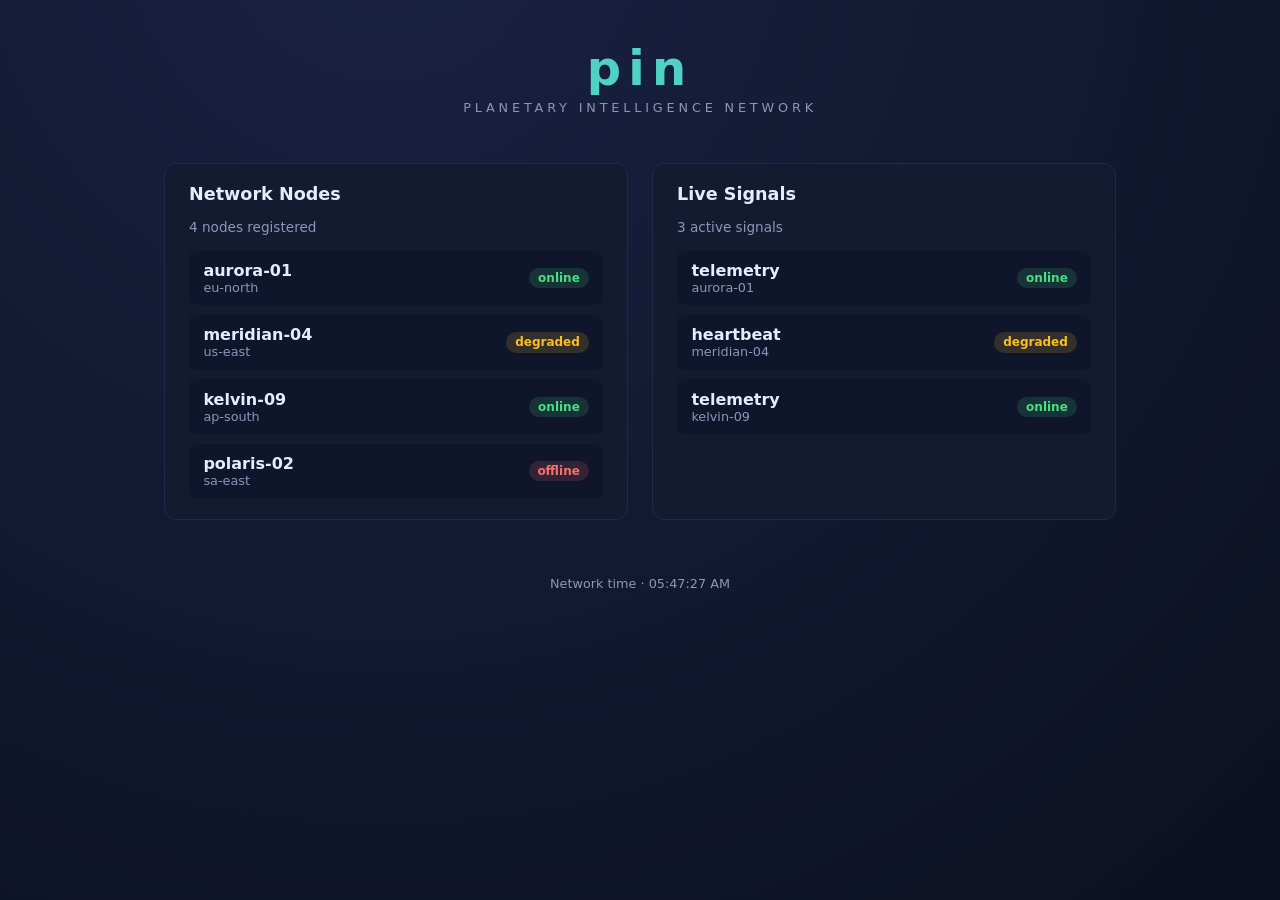
<file: index.html>
<!DOCTYPE html>
<html lang="en">
<head>
  <meta charset="UTF-8" />
  <meta name="viewport" content="width=device-width, initial-scale=1.0" />
  <title>pin — Planetary Intelligence Network</title>
  <link rel="stylesheet" href="styles.css" />
</head>
<body>
  <header class="app-header">
    <h1>pin</h1>
    <p class="tagline">Planetary Intelligence Network</p>
  </header>

  <main>
    <section class="panel">
      <h2>Network Nodes</h2>
      <p class="panel-status" id="nodes-status">Loading…</p>
      <ul class="card-list" id="nodes-list"></ul>
    </section>

    <section class="panel">
      <h2>Live Signals</h2>
      <p class="panel-status" id="signals-status">Loading…</p>
      <ul class="card-list" id="signals-list"></ul>
    </section>
  </main>

  <footer class="app-footer">
    <span id="clock"></span>
  </footer>

  <script type="module" src="js/app.js"></script>
</body>
</html>
</file>
<file: styles.css>
:root {
  --bg: #0b1020;
  --panel: #141a2f;
  --accent: #4fd1c5;
  --text: #e6ecff;
  --muted: #8b96b8;
  --ok: #4ade80;
  --warn: #fbbf24;
  --down: #f87171;
}

* { box-sizing: border-box; }

body {
  margin: 0;
  font-family: system-ui, -apple-system, Segoe UI, Roboto, sans-serif;
  background: radial-gradient(circle at 30% -10%, #1a2242, var(--bg));
  color: var(--text);
  min-height: 100vh;
}

.app-header {
  text-align: center;
  padding: 2.5rem 1rem 1rem;
}

.app-header h1 {
  margin: 0;
  font-size: 3rem;
  letter-spacing: 0.15em;
  color: var(--accent);
}

.tagline {
  margin: 0.25rem 0 0;
  color: var(--muted);
  text-transform: uppercase;
  letter-spacing: 0.3em;
  font-size: 0.8rem;
}

main {
  display: grid;
  grid-template-columns: repeat(auto-fit, minmax(300px, 1fr));
  gap: 1.5rem;
  max-width: 1000px;
  margin: 2rem auto;
  padding: 0 1.5rem;
}

.panel {
  background: var(--panel);
  border: 1px solid #21294a;
  border-radius: 12px;
  padding: 1.25rem 1.5rem;
}

.panel h2 {
  margin-top: 0;
  font-size: 1.1rem;
}

.panel-status {
  color: var(--muted);
  font-size: 0.85rem;
  margin: 0 0 1rem;
}

.card-list {
  list-style: none;
  margin: 0;
  padding: 0;
  display: flex;
  flex-direction: column;
  gap: 0.6rem;
}

.card {
  display: flex;
  justify-content: space-between;
  align-items: center;
  background: #0f152b;
  border-radius: 8px;
  padding: 0.65rem 0.9rem;
}

.card-title { font-weight: 600; }
.card-meta { color: var(--muted); font-size: 0.8rem; }

.badge {
  font-size: 0.75rem;
  padding: 0.2rem 0.55rem;
  border-radius: 999px;
  font-weight: 600;
}
.badge-ok { background: rgba(74, 222, 128, 0.15); color: var(--ok); }
.badge-warn { background: rgba(251, 191, 36, 0.15); color: var(--warn); }
.badge-down { background: rgba(248, 113, 113, 0.15); color: var(--down); }

.app-footer {
  text-align: center;
  color: var(--muted);
  font-size: 0.8rem;
  padding: 1.5rem;
}
</file>
